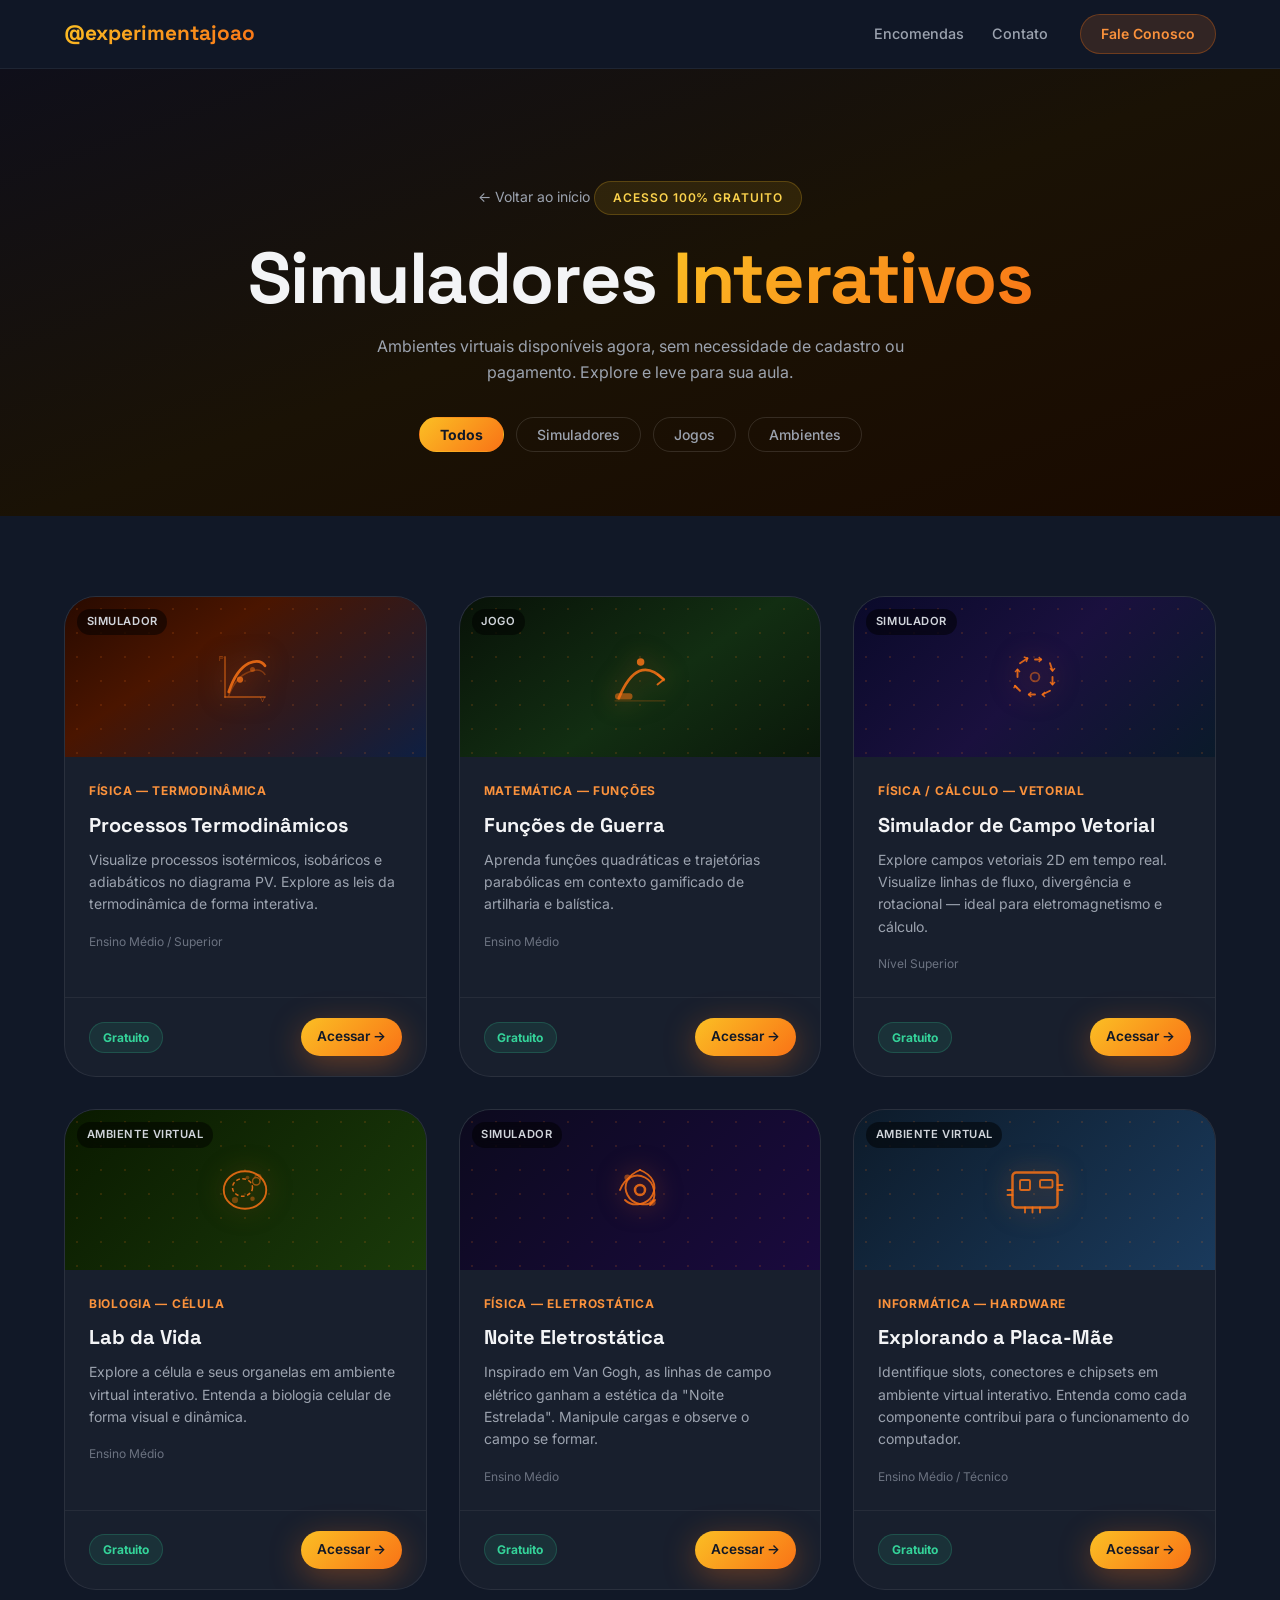
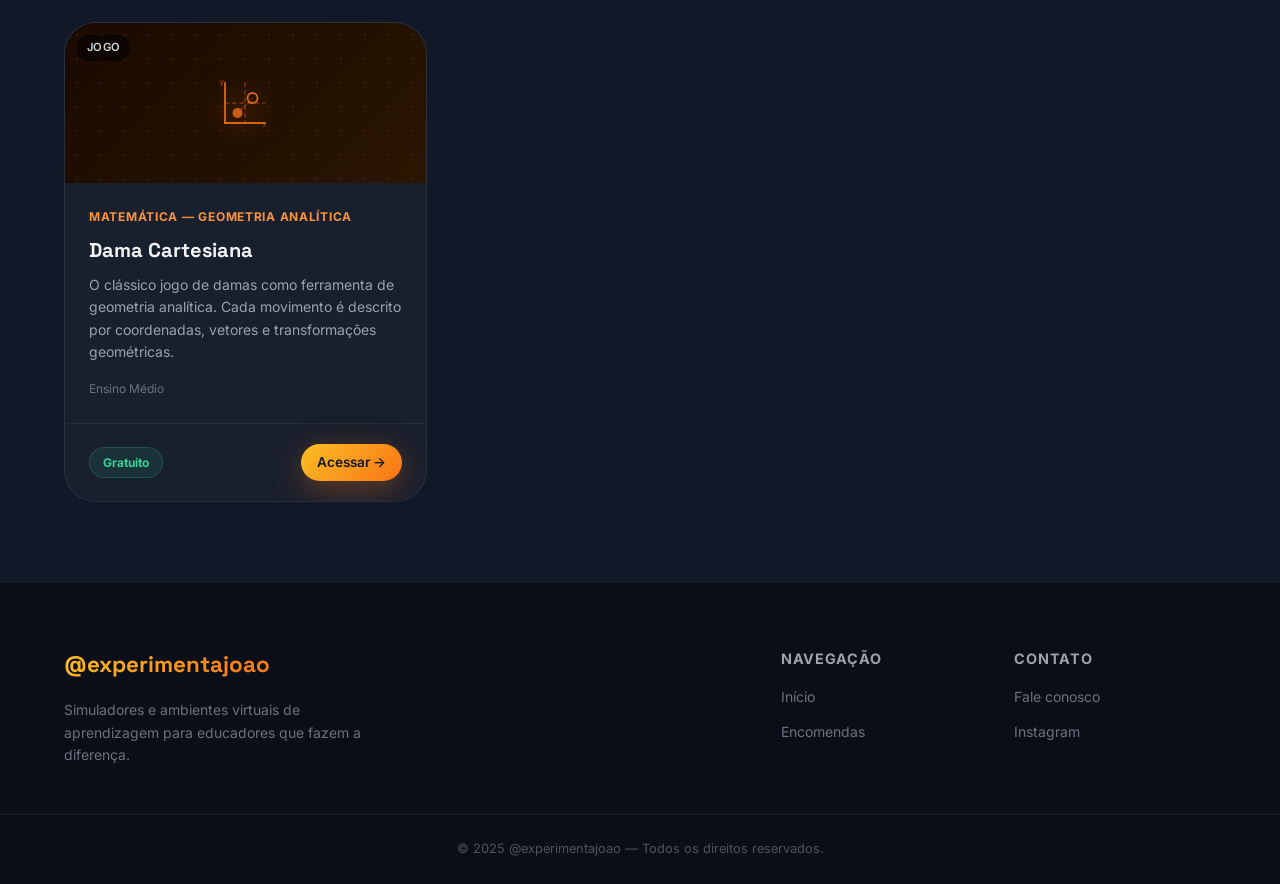
<file: produtos.html>
<!DOCTYPE html>
<html lang="pt-BR">
<head>
  <meta charset="UTF-8" />
  <meta name="viewport" content="width=device-width, initial-scale=1.0" />
  <title>Simuladores — @experimentajoao</title>
  <meta name="description" content="Simuladores interativos e ambientes virtuais de aprendizagem gratuitos do @experimentajoao. Física, Matemática, Biologia e Informática." />
  <link rel="preconnect" href="https://fonts.googleapis.com" />
  <link rel="preconnect" href="https://fonts.gstatic.com" crossorigin />
  <link href="https://fonts.googleapis.com/css2?family=Inter:wght@400;500;600;700;800;900&family=Space+Grotesk:wght@400;500;600;700&display=swap" rel="stylesheet" />
  <link rel="stylesheet" href="styles.css" />
</head>
<body>

  <!-- NAVBAR -->
  <header class="navbar">
    <div class="container navbar__inner">
      <a href="index.html" class="navbar__logo">@experimentajoao</a>
      <nav class="navbar__links">
        <a href="index.html#encomendas">Encomendas</a>
        <a href="index.html#contato">Contato</a>
      </nav>
      <a href="index.html#contato" class="btn btn--nav">Fale Conosco</a>
    </div>
  </header>

  <!-- HEADER DA PÁGINA -->
  <section class="products-hero">
    <div class="hero__bg-shape hero__bg-shape--1"></div>
    <div class="container products-hero__inner">
      <a href="index.html" class="back-link">← Voltar ao início</a>
      <span class="hero__badge">Acesso 100% Gratuito</span>
      <h1>Simuladores <span class="highlight">Interativos</span></h1>
      <p>Ambientes virtuais disponíveis agora, sem necessidade de cadastro ou pagamento. Explore e leve para sua aula.</p>
      <div class="products-filter">
        <button class="filter-btn filter-btn--active" data-filter="all">Todos</button>
        <button class="filter-btn" data-filter="simulador">Simuladores</button>
        <button class="filter-btn" data-filter="jogo">Jogos</button>
        <button class="filter-btn" data-filter="ambiente">Ambientes</button>
      </div>
    </div>
  </section>

  <!-- GRADE DE SIMULADORES -->
  <section class="products-grid-section">
    <div class="container">
      <div class="products-grid" id="products-grid">

        <!-- 1. Processos Termodinâmicos -->
        <article class="product-card" data-category="simulador">
          <div class="product-card__thumb product-card__thumb--thermo">
            <div class="order-card__dots"></div>
            <div class="product-card__icon">
              <svg viewBox="0 0 48 48" fill="none" xmlns="http://www.w3.org/2000/svg">
                <line x1="8" y1="40" x2="40" y2="40" stroke="currentColor" stroke-width="1.5" stroke-linecap="round" opacity="0.55"/>
                <line x1="8" y1="8" x2="8" y2="40" stroke="currentColor" stroke-width="1.5" stroke-linecap="round" opacity="0.55"/>
                <path d="M11 36 C14 27 19 17 27 13 C34 10 38 12 40 15" stroke="currentColor" stroke-width="2.2" stroke-linecap="round" fill="none"/>
                <path d="M11 39 C14 31 19 23 27 20 C34 17 38 19 40 22" stroke="currentColor" stroke-width="1.2" stroke-linecap="round" fill="none" opacity="0.4"/>
                <circle cx="20" cy="26" r="2.5" fill="currentColor" opacity="0.9"/>
                <circle cx="30" cy="18" r="2" fill="currentColor" opacity="0.55"/>
                <text x="36" y="44" font-size="6" fill="currentColor" opacity="0.55" font-family="sans-serif">V</text>
                <text x="3" y="11" font-size="6" fill="currentColor" opacity="0.55" font-family="sans-serif">P</text>
              </svg>
            </div>
            <span class="product-card__type">Simulador</span>
          </div>
          <div class="product-card__body">
            <span class="product-card__subject">Física — Termodinâmica</span>
            <h3>Processos Termodinâmicos</h3>
            <p>Visualize processos isotérmicos, isobáricos e adiabáticos no diagrama PV. Explore as leis da termodinâmica de forma interativa.</p>
            <div class="product-card__meta">
              <span>Ensino Médio / Superior</span>
            </div>
          </div>
          <div class="product-card__footer">
            <span class="badge-free">Gratuito</span>
            <a href="https://experimentajoao.github.io/Processos-termodin-micos-/" target="_blank" rel="noopener" class="btn btn--primary btn--sm">Acessar →</a>
          </div>
        </article>

        <!-- 2. Funções de Guerra -->
        <article class="product-card" data-category="jogo">
          <div class="product-card__thumb product-card__thumb--war">
            <div class="order-card__dots"></div>
            <div class="product-card__icon">
              <svg viewBox="0 0 48 48" fill="none" xmlns="http://www.w3.org/2000/svg">
                <path d="M7 41 Q22 5 43 26" stroke="currentColor" stroke-width="2.2" stroke-linecap="round" fill="none"/>
                <circle cx="24.5" cy="12" r="3" fill="currentColor"/>
                <path d="M38 22 L43 26 L38 30" stroke="currentColor" stroke-width="1.5" stroke-linecap="round" stroke-linejoin="round" fill="none"/>
                <rect x="4" y="37" width="14" height="5" rx="2.5" fill="currentColor" opacity="0.65"/>
                <line x1="4" y1="43" x2="44" y2="43" stroke="currentColor" stroke-width="1" opacity="0.3" stroke-linecap="round"/>
              </svg>
            </div>
            <span class="product-card__type">Jogo</span>
          </div>
          <div class="product-card__body">
            <span class="product-card__subject">Matemática — Funções</span>
            <h3>Funções de Guerra</h3>
            <p>Aprenda funções quadráticas e trajetórias parabólicas em contexto gamificado de artilharia e balística.</p>
            <div class="product-card__meta">
              <span>Ensino Médio</span>
            </div>
          </div>
          <div class="product-card__footer">
            <span class="badge-free">Gratuito</span>
            <a href="https://experimentajoao.github.io/Funcoesdeguerra/" target="_blank" rel="noopener" class="btn btn--primary btn--sm">Acessar →</a>
          </div>
        </article>

        <!-- 3. Campo Vetorial -->
        <article class="product-card" data-category="simulador">
          <div class="product-card__thumb product-card__thumb--vector">
            <div class="order-card__dots"></div>
            <div class="product-card__icon">
              <svg viewBox="0 0 48 48" fill="none" xmlns="http://www.w3.org/2000/svg">
                <line x1="12" y1="13" x2="18" y2="9" stroke="currentColor" stroke-width="1.5" stroke-linecap="round"/>
                <polyline points="15,8 18,9 17,12" stroke="currentColor" stroke-width="1.2" stroke-linejoin="round" fill="none"/>
                <line x1="24" y1="10" x2="29" y2="10" stroke="currentColor" stroke-width="1.5" stroke-linecap="round"/>
                <polyline points="27,8 29,10 27,12" stroke="currentColor" stroke-width="1.2" stroke-linejoin="round" fill="none"/>
                <line x1="36" y1="13" x2="38" y2="19" stroke="currentColor" stroke-width="1.5" stroke-linecap="round"/>
                <polyline points="36,17 38,19 40,17" stroke="currentColor" stroke-width="1.2" stroke-linejoin="round" fill="none"/>
                <line x1="10" y1="24" x2="10" y2="18" stroke="currentColor" stroke-width="1.5" stroke-linecap="round"/>
                <polyline points="8,20 10,18 12,20" stroke="currentColor" stroke-width="1.2" stroke-linejoin="round" fill="none"/>
                <circle cx="24" cy="24" r="3.5" stroke="currentColor" stroke-width="1.5" opacity="0.6"/>
                <line x1="38" y1="24" x2="38" y2="30" stroke="currentColor" stroke-width="1.5" stroke-linecap="round"/>
                <polyline points="36,28 38,30 40,28" stroke="currentColor" stroke-width="1.2" stroke-linejoin="round" fill="none"/>
                <line x1="12" y1="35" x2="8" y2="31" stroke="currentColor" stroke-width="1.5" stroke-linecap="round"/>
                <polyline points="7,33 8,31 10,33" stroke="currentColor" stroke-width="1.2" stroke-linejoin="round" fill="none"/>
                <line x1="24" y1="38" x2="19" y2="38" stroke="currentColor" stroke-width="1.5" stroke-linecap="round"/>
                <polyline points="21,36 19,38 21,40" stroke="currentColor" stroke-width="1.2" stroke-linejoin="round" fill="none"/>
                <line x1="36" y1="35" x2="30" y2="38" stroke="currentColor" stroke-width="1.5" stroke-linecap="round"/>
                <polyline points="32,36 30,38 32,40" stroke="currentColor" stroke-width="1.2" stroke-linejoin="round" fill="none"/>
              </svg>
            </div>
            <span class="product-card__type">Simulador</span>
          </div>
          <div class="product-card__body">
            <span class="product-card__subject">Física / Cálculo — Vetorial</span>
            <h3>Simulador de Campo Vetorial</h3>
            <p>Explore campos vetoriais 2D em tempo real. Visualize linhas de fluxo, divergência e rotacional — ideal para eletromagnetismo e cálculo.</p>
            <div class="product-card__meta">
              <span>Nível Superior</span>
            </div>
          </div>
          <div class="product-card__footer">
            <span class="badge-free">Gratuito</span>
            <a href="https://experimentajoao.github.io/Vetorial/" target="_blank" rel="noopener" class="btn btn--primary btn--sm">Acessar →</a>
          </div>
        </article>

        <!-- 4. Lab da Vida -->
        <article class="product-card" data-category="ambiente">
          <div class="product-card__thumb product-card__thumb--bio">
            <div class="order-card__dots"></div>
            <div class="product-card__icon">
              <svg viewBox="0 0 48 48" fill="none" xmlns="http://www.w3.org/2000/svg">
                <ellipse cx="24" cy="24" rx="17" ry="15" stroke="currentColor" stroke-width="1.5"/>
                <ellipse cx="22" cy="22" rx="8" ry="7" stroke="currentColor" stroke-width="1.2" stroke-dasharray="3 2"/>
                <circle cx="33" cy="17" r="3" stroke="currentColor" stroke-width="1.1" opacity="0.65"/>
                <path d="M32 13 C35 10 38 12 36 16" stroke="currentColor" stroke-width="1" stroke-linecap="round" opacity="0.5"/>
                <circle cx="16" cy="32" r="2.5" fill="currentColor" opacity="0.45"/>
                <circle cx="30" cy="31" r="1.8" fill="currentColor" opacity="0.5"/>
                <circle cx="26" cy="14" r="1.5" fill="currentColor" opacity="0.4"/>
              </svg>
            </div>
            <span class="product-card__type">Ambiente Virtual</span>
          </div>
          <div class="product-card__body">
            <span class="product-card__subject">Biologia — Célula</span>
            <h3>Lab da Vida</h3>
            <p>Explore a célula e seus organelas em ambiente virtual interativo. Entenda a biologia celular de forma visual e dinâmica.</p>
            <div class="product-card__meta">
              <span>Ensino Médio</span>
            </div>
          </div>
          <div class="product-card__footer">
            <span class="badge-free">Gratuito</span>
            <a href="https://experimentajoao.github.io/Labdavida/" target="_blank" rel="noopener" class="btn btn--primary btn--sm">Acessar →</a>
          </div>
        </article>

        <!-- 5. Noite Eletrostática -->
        <article class="product-card" data-category="simulador">
          <div class="product-card__thumb product-card__thumb--physics">
            <div class="order-card__dots"></div>
            <div class="product-card__icon">
              <svg viewBox="0 0 48 48" fill="none" xmlns="http://www.w3.org/2000/svg">
                <circle cx="24" cy="24" r="4" stroke="currentColor" stroke-width="2"/>
                <path d="M24 8 C14 12 10 20 14 28 C18 36 30 38 36 32" stroke="currentColor" stroke-width="1.5" stroke-linecap="round" fill="none"/>
                <path d="M24 8 C34 12 38 20 34 28 C30 36 18 38 12 32" stroke="currentColor" stroke-width="1.5" stroke-linecap="round" fill="none"/>
                <path d="M8 24 C12 14 20 10 28 14 C36 18 38 30 32 36" stroke="currentColor" stroke-width="1.5" stroke-linecap="round" fill="none"/>
                <circle cx="14" cy="14" r="2.5" fill="currentColor" opacity="0.6"/>
                <circle cx="34" cy="34" r="2.5" fill="currentColor" opacity="0.6"/>
              </svg>
            </div>
            <span class="product-card__type">Simulador</span>
          </div>
          <div class="product-card__body">
            <span class="product-card__subject">Física — Eletrostática</span>
            <h3>Noite Eletrostática</h3>
            <p>Inspirado em Van Gogh, as linhas de campo elétrico ganham a estética da "Noite Estrelada". Manipule cargas e observe o campo se formar.</p>
            <div class="product-card__meta">
              <span>Ensino Médio</span>
            </div>
          </div>
          <div class="product-card__footer">
            <span class="badge-free">Gratuito</span>
            <a href="https://experimentajoao.github.io/Noite-eletrost-tica-/" target="_blank" rel="noopener" class="btn btn--primary btn--sm">Acessar →</a>
          </div>
        </article>

        <!-- 6. Placa-Mãe -->
        <article class="product-card" data-category="ambiente">
          <div class="product-card__thumb product-card__thumb--hardware">
            <div class="order-card__dots"></div>
            <div class="product-card__icon">
              <svg viewBox="0 0 48 48" fill="none" xmlns="http://www.w3.org/2000/svg">
                <rect x="6" y="10" width="36" height="28" rx="3" stroke="currentColor" stroke-width="2"/>
                <rect x="12" y="16" width="8" height="8" rx="1" stroke="currentColor" stroke-width="1.5"/>
                <rect x="28" y="16" width="10" height="6" rx="1" stroke="currentColor" stroke-width="1.5"/>
                <line x1="6" y1="24" x2="2" y2="24" stroke="currentColor" stroke-width="1.5" stroke-linecap="round"/>
                <line x1="6" y1="28" x2="2" y2="28" stroke="currentColor" stroke-width="1.5" stroke-linecap="round"/>
                <line x1="42" y1="20" x2="46" y2="20" stroke="currentColor" stroke-width="1.5" stroke-linecap="round"/>
                <line x1="42" y1="24" x2="46" y2="24" stroke="currentColor" stroke-width="1.5" stroke-linecap="round"/>
                <line x1="16" y1="38" x2="16" y2="42" stroke="currentColor" stroke-width="1.5" stroke-linecap="round"/>
                <line x1="22" y1="38" x2="22" y2="42" stroke="currentColor" stroke-width="1.5" stroke-linecap="round"/>
                <line x1="28" y1="38" x2="28" y2="42" stroke="currentColor" stroke-width="1.5" stroke-linecap="round"/>
              </svg>
            </div>
            <span class="product-card__type">Ambiente Virtual</span>
          </div>
          <div class="product-card__body">
            <span class="product-card__subject">Informática — Hardware</span>
            <h3>Explorando a Placa-Mãe</h3>
            <p>Identifique slots, conectores e chipsets em ambiente virtual interativo. Entenda como cada componente contribui para o funcionamento do computador.</p>
            <div class="product-card__meta">
              <span>Ensino Médio / Técnico</span>
            </div>
          </div>
          <div class="product-card__footer">
            <span class="badge-free">Gratuito</span>
            <a href="https://experimentajoao.github.io/Placa-m-e/" target="_blank" rel="noopener" class="btn btn--primary btn--sm">Acessar →</a>
          </div>
        </article>

        <!-- 7. Dama Cartesiana -->
        <article class="product-card" data-category="jogo">
          <div class="product-card__thumb product-card__thumb--math">
            <div class="order-card__dots"></div>
            <div class="product-card__icon">
              <svg viewBox="0 0 48 48" fill="none" xmlns="http://www.w3.org/2000/svg">
                <line x1="8" y1="40" x2="40" y2="40" stroke="currentColor" stroke-width="1.5" stroke-linecap="round"/>
                <line x1="8" y1="8" x2="8" y2="40" stroke="currentColor" stroke-width="1.5" stroke-linecap="round"/>
                <line x1="8" y1="24" x2="40" y2="24" stroke="currentColor" stroke-width="1" stroke-dasharray="3 3" stroke-linecap="round" opacity="0.5"/>
                <line x1="24" y1="8" x2="24" y2="40" stroke="currentColor" stroke-width="1" stroke-dasharray="3 3" stroke-linecap="round" opacity="0.5"/>
                <circle cx="18" cy="32" r="4" fill="currentColor" opacity="0.9"/>
                <circle cx="30" cy="20" r="4" stroke="currentColor" stroke-width="1.5"/>
                <path d="M18 32 L30 20" stroke="currentColor" stroke-width="1" stroke-dasharray="2 2" opacity="0.6"/>
                <text x="38" y="43" font-size="6" fill="currentColor" opacity="0.7" font-family="sans-serif">x</text>
                <text x="4" y="9" font-size="6" fill="currentColor" opacity="0.7" font-family="sans-serif">y</text>
              </svg>
            </div>
            <span class="product-card__type">Jogo</span>
          </div>
          <div class="product-card__body">
            <span class="product-card__subject">Matemática — Geometria Analítica</span>
            <h3>Dama Cartesiana</h3>
            <p>O clássico jogo de damas como ferramenta de geometria analítica. Cada movimento é descrito por coordenadas, vetores e transformações geométricas.</p>
            <div class="product-card__meta">
              <span>Ensino Médio</span>
            </div>
          </div>
          <div class="product-card__footer">
            <span class="badge-free">Gratuito</span>
            <a href="https://experimentajoao.github.io/Damacartesiana/" target="_blank" rel="noopener" class="btn btn--primary btn--sm">Acessar →</a>
          </div>
        </article>

      </div>
    </div>
  </section>

  <!-- FOOTER -->
  <footer class="footer">
    <div class="container footer__inner">
      <div class="footer__brand">
        <a href="index.html" class="navbar__logo">@experimentajoao</a>
        <p>Simuladores e ambientes virtuais de aprendizagem para educadores que fazem a diferença.</p>
      </div>
      <div class="footer__links">
        <div class="footer__col">
          <h5>Navegação</h5>
          <a href="index.html">Início</a>
          <a href="index.html#encomendas">Encomendas</a>
        </div>
        <div class="footer__col">
          <h5>Contato</h5>
          <a href="index.html#contato">Fale conosco</a>
          <a href="https://instagram.com/experimentajoao" target="_blank" rel="noopener">Instagram</a>
        </div>
      </div>
    </div>
    <div class="footer__bottom">
      <p>© 2025 @experimentajoao — Todos os direitos reservados.</p>
    </div>
  </footer>

  <script src="main.js"></script>
</body>
</html>
</file>
<file: styles.css>
/* ================================================
   @experimentajoao — Design System
   Identidade visual: Amarelo & Laranja
   ================================================ */

:root {
  /* Brand Colors */
  --yellow-50:  #fffbeb;
  --yellow-100: #fef3c7;
  --yellow-300: #fcd34d;
  --yellow-400: #fbbf24;
  --yellow-500: #f59e0b;
  --yellow-600: #d97706;

  --orange-400: #fb923c;
  --orange-500: #f97316;
  --orange-600: #ea580c;
  --orange-700: #c2410c;

  /* Neutral */
  --gray-50:  #f9fafb;
  --gray-100: #f3f4f6;
  --gray-200: #e5e7eb;
  --gray-300: #d1d5db;
  --gray-400: #9ca3af;
  --gray-500: #6b7280;
  --gray-600: #4b5563;
  --gray-700: #374151;
  --gray-800: #1f2937;
  --gray-900: #111827;

  /* Brand Gradient */
  --gradient-brand: linear-gradient(135deg, var(--yellow-400) 0%, var(--orange-500) 100%);
  --gradient-brand-hover: linear-gradient(135deg, var(--yellow-500) 0%, var(--orange-600) 100%);
  --gradient-dark: linear-gradient(135deg, #1a1a2e 0%, #16213e 100%);
  --gradient-hero: linear-gradient(160deg, #0f0f1a 0%, #1a1205 50%, #1a0a00 100%);

  /* Typography */
  --font-sans: 'Inter', system-ui, -apple-system, sans-serif;
  --font-display: 'Space Grotesk', var(--font-sans);

  /* Spacing */
  --section-py: 5rem;
  --container-max: 1200px;

  /* Border Radius */
  --radius-sm: 0.5rem;
  --radius-md: 1rem;
  --radius-lg: 1.5rem;
  --radius-xl: 2rem;
  --radius-full: 9999px;

  /* Shadows */
  --shadow-sm: 0 1px 2px rgba(0,0,0,.05);
  --shadow-md: 0 4px 16px rgba(0,0,0,.12);
  --shadow-lg: 0 8px 32px rgba(0,0,0,.2);
  --shadow-brand: 0 8px 32px rgba(249,115,22,.35);
  --shadow-brand-hover: 0 12px 48px rgba(249,115,22,.5);
}

/* ---- Reset & Base ---- */
*, *::before, *::after { box-sizing: border-box; margin: 0; padding: 0; }

html { scroll-behavior: smooth; }

body {
  font-family: var(--font-sans);
  background: var(--gray-900);
  color: var(--gray-100);
  line-height: 1.6;
  overflow-x: hidden;
}

a { color: inherit; text-decoration: none; }
ul { list-style: none; }
img { max-width: 100%; display: block; }
button { cursor: pointer; font-family: inherit; }

.container {
  width: 100%;
  max-width: var(--container-max);
  margin: 0 auto;
  padding: 0 1.5rem;
}

/* ---- Typography ---- */
h1 { font-family: var(--font-display); font-size: clamp(2.5rem, 6vw, 4.5rem); font-weight: 800; line-height: 1.1; letter-spacing: -0.02em; }
h2 { font-family: var(--font-display); font-size: clamp(1.75rem, 4vw, 2.75rem); font-weight: 700; line-height: 1.2; letter-spacing: -0.01em; }
h3 { font-family: var(--font-display); font-size: 1.25rem; font-weight: 700; }
h4 { font-family: var(--font-display); font-size: 1.1rem; font-weight: 600; }
h5 { font-size: 0.9rem; font-weight: 700; text-transform: uppercase; letter-spacing: 0.05em; color: var(--gray-400); }

.highlight {
  background: var(--gradient-brand);
  -webkit-background-clip: text;
  -webkit-text-fill-color: transparent;
  background-clip: text;
}

/* ---- Section Header ---- */
.section-header {
  text-align: center;
  max-width: 640px;
  margin: 0 auto 3.5rem;
}
.section-header p { color: var(--gray-400); margin-top: 0.75rem; font-size: 1.05rem; }

.section-badge {
  display: inline-block;
  padding: 0.35rem 1rem;
  background: rgba(249,115,22,.15);
  border: 1px solid rgba(249,115,22,.3);
  border-radius: var(--radius-full);
  font-size: 0.8rem;
  font-weight: 600;
  color: var(--orange-400);
  letter-spacing: 0.05em;
  text-transform: uppercase;
  margin-bottom: 1rem;
}

/* ================================================
   BUTTONS
   ================================================ */
.btn {
  display: inline-flex;
  align-items: center;
  justify-content: center;
  gap: 0.5rem;
  padding: 0.75rem 1.5rem;
  border-radius: var(--radius-full);
  font-size: 0.95rem;
  font-weight: 600;
  border: none;
  transition: all 0.25s ease;
  cursor: pointer;
  white-space: nowrap;
}

.btn--primary {
  background: var(--gradient-brand);
  color: var(--gray-900);
  box-shadow: var(--shadow-brand);
}
.btn--primary:hover {
  background: var(--gradient-brand-hover);
  box-shadow: var(--shadow-brand-hover);
  transform: translateY(-2px);
}

.btn--outline {
  background: transparent;
  color: var(--gray-100);
  border: 2px solid rgba(255,255,255,.2);
}
.btn--outline:hover {
  border-color: var(--orange-400);
  color: var(--orange-400);
  transform: translateY(-2px);
}

.btn--nav {
  background: rgba(249,115,22,.15);
  border: 1px solid rgba(249,115,22,.3);
  color: var(--orange-400);
  padding: 0.5rem 1.25rem;
  font-size: 0.875rem;
}
.btn--nav:hover {
  background: rgba(249,115,22,.25);
  border-color: var(--orange-400);
}

.btn--xl { padding: 1.1rem 2rem; font-size: 1.1rem; }
.btn--lg { padding: 0.9rem 1.75rem; font-size: 1rem; }
.btn--sm { padding: 0.5rem 1rem; font-size: 0.85rem; }
.btn--full { width: 100%; }

/* Big CTA Button */
.btn--cta-big {
  display: flex;
  flex-direction: column;
  align-items: center;
  gap: 0.35rem;
  padding: 1.5rem 3rem;
  background: var(--gradient-brand);
  color: var(--gray-900);
  border-radius: var(--radius-xl);
  font-size: 1.3rem;
  font-weight: 800;
  box-shadow: var(--shadow-brand-hover), 0 0 0 0 rgba(249,115,22,0);
  transition: all 0.3s ease;
  animation: pulse-glow 2.5s infinite;
  text-align: center;
  min-width: 340px;
}
.btn--cta-big small {
  font-size: 0.8rem;
  font-weight: 500;
  opacity: 0.75;
}
.btn--cta-big:hover {
  transform: translateY(-4px) scale(1.02);
  box-shadow: var(--shadow-brand-hover), 0 0 50px rgba(249,115,22,.6);
  animation: none;
}

@keyframes pulse-glow {
  0%, 100% { box-shadow: var(--shadow-brand), 0 0 0 0 rgba(249,115,22,0.4); }
  50%       { box-shadow: var(--shadow-brand-hover), 0 0 30px rgba(249,115,22,0.5); }
}

.btn__icon { font-size: 1.2em; }
.btn__arrow { font-size: 1.1em; transition: transform 0.2s; }
.btn--primary:hover .btn__arrow { transform: translateX(4px); }

/* ================================================
   NAVBAR
   ================================================ */
.navbar {
  position: sticky;
  top: 0;
  z-index: 100;
  background: rgba(17,24,39,.85);
  backdrop-filter: blur(16px);
  border-bottom: 1px solid rgba(255,255,255,.06);
}
.navbar__inner {
  display: flex;
  align-items: center;
  gap: 2rem;
  height: 68px;
}
.navbar__logo {
  font-family: var(--font-display);
  font-size: 1.3rem;
  font-weight: 800;
  background: var(--gradient-brand);
  -webkit-background-clip: text;
  -webkit-text-fill-color: transparent;
  background-clip: text;
  flex-shrink: 0;
}
.navbar__links {
  display: flex;
  gap: 1.75rem;
  margin-left: auto;
}
.navbar__links a {
  font-size: 0.9rem;
  font-weight: 500;
  color: var(--gray-400);
  transition: color 0.2s;
}
.navbar__links a:hover { color: var(--gray-100); }

/* ================================================
   HERO
   ================================================ */
.hero {
  position: relative;
  min-height: 100vh;
  display: flex;
  align-items: center;
  justify-content: center;
  background: #06080f;
  overflow: hidden;
}

/* Canvas star background */
.hero__canvas {
  position: absolute;
  inset: 0;
  width: 100%;
  height: 100%;
  z-index: 0;
  display: block;
}

/* Radial glow overlay — ties starfield to brand */
.hero__overlay {
  position: absolute;
  inset: 0;
  z-index: 1;
  background:
    radial-gradient(ellipse 70% 55% at 50% 110%, rgba(249,115,22,.12) 0%, transparent 100%),
    radial-gradient(ellipse 40% 35% at 15% 10%, rgba(251,191,36,.06) 0%, transparent 100%),
    radial-gradient(ellipse 35% 30% at 85% 5%,  rgba(249,115,22,.05) 0%, transparent 100%);
  pointer-events: none;
}

/* Center content block */
.hero__content {
  position: relative;
  z-index: 2;
  text-align: center;
  max-width: 840px;
  padding: 9rem 1.5rem 7rem;
  width: 100%;
  margin: 0 auto;
}

.hero__badge {
  display: inline-block;
  padding: 0.4rem 1.1rem;
  background: rgba(251,191,36,.1);
  border: 1px solid rgba(251,191,36,.22);
  border-radius: var(--radius-full);
  font-size: 0.75rem;
  font-weight: 600;
  color: var(--yellow-300);
  letter-spacing: 0.08em;
  text-transform: uppercase;
  margin-bottom: 1.5rem;
}

.hero__title {
  color: #ffffff;
  margin-bottom: 1.5rem;
  font-size: clamp(2.8rem, 6.5vw, 5rem);
}

.hero__subtitle {
  font-size: 1.15rem;
  color: rgba(200,210,230,.65);
  max-width: 620px;
  margin: 0 auto 2.75rem;
  line-height: 1.75;
}

.hero__actions {
  display: flex;
  justify-content: center;
  flex-wrap: wrap;
  gap: 1rem;
  margin-bottom: 3.5rem;
}

.hero__stats {
  display: inline-flex;
  align-items: center;
  gap: 2rem;
  padding: 1rem 2rem;
  background: rgba(255,255,255,.04);
  border: 1px solid rgba(255,255,255,.08);
  border-radius: var(--radius-full);
  backdrop-filter: blur(8px);
}

.stat strong {
  display: block;
  font-family: var(--font-display);
  font-size: 1.35rem;
  font-weight: 800;
  background: var(--gradient-brand);
  -webkit-background-clip: text;
  -webkit-text-fill-color: transparent;
  background-clip: text;
}
.stat span { font-size: 0.75rem; color: var(--gray-500); }
.stat__divider {
  width: 1px; height: 2.25rem;
  background: rgba(255,255,255,.08);
}

/* Scroll indicator */
.hero__scroll-indicator {
  position: absolute;
  bottom: 2.25rem;
  left: 50%;
  transform: translateX(-50%);
  z-index: 2;
  display: flex;
  flex-direction: column;
  align-items: center;
  gap: 0.5rem;
}
.hero__scroll-indicator span {
  font-size: 0.7rem;
  letter-spacing: 0.12em;
  text-transform: uppercase;
  color: rgba(255,255,255,.25);
}
.scroll-line {
  width: 1px;
  height: 40px;
  background: linear-gradient(to bottom, rgba(249,115,22,.6), transparent);
  animation: scroll-pulse 2s ease-in-out infinite;
}
@keyframes scroll-pulse {
  0%, 100% { opacity: 0.3; transform: scaleY(1); }
  50%       { opacity: 1;   transform: scaleY(1.15); }
}
@keyframes float {
  0%, 100% { transform: translateY(0); }
  50%       { transform: translateY(-12px); }
}

/* ================================================
   CTA FREE SECTION
   ================================================ */
.cta-free {
  background: linear-gradient(135deg, rgba(251,191,36,.08) 0%, rgba(249,115,22,.08) 100%);
  border-top: 1px solid rgba(249,115,22,.15);
  border-bottom: 1px solid rgba(249,115,22,.15);
  padding: 5rem 0;
}
.cta-free__inner {
  display: flex;
  align-items: center;
  justify-content: space-between;
  gap: 3rem;
  flex-wrap: wrap;
}
.cta-free__text h2 { margin-bottom: 0.75rem; }
.cta-free__text p { color: var(--gray-400); max-width: 480px; }

/* ================================================
   COMPARE SECTION
   ================================================ */
.compare {
  padding: var(--section-py) 0;
}
.compare__grid {
  display: grid;
  grid-template-columns: 1fr 1fr;
  gap: 2rem;
  max-width: 860px;
  margin: 0 auto;
}
.compare__card {
  position: relative;
  border-radius: var(--radius-xl);
  padding: 2.5rem;
  border: 1px solid rgba(255,255,255,.08);
  background: rgba(255,255,255,.03);
  transition: transform 0.3s, box-shadow 0.3s;
}
.compare__card:hover { transform: translateY(-6px); }
.compare__card--free:hover { box-shadow: var(--shadow-md); }
.compare__card--premium {
  border-color: rgba(249,115,22,.4);
  background: linear-gradient(160deg, rgba(249,115,22,.08) 0%, rgba(251,191,36,.04) 100%);
}
.compare__card--premium:hover { box-shadow: var(--shadow-brand); }
.compare__badge-popular {
  position: absolute;
  top: -14px;
  left: 50%;
  transform: translateX(-50%);
  background: var(--gradient-brand);
  color: var(--gray-900);
  font-size: 0.75rem;
  font-weight: 700;
  padding: 0.35rem 1rem;
  border-radius: var(--radius-full);
  white-space: nowrap;
}
.compare__card-header { margin-bottom: 2rem; }
.compare__card-header h3 { margin: 0.5rem 0 0.5rem; }
.compare__card-header p { color: var(--gray-400); font-size: 0.9rem; }
.plan-tag {
  display: inline-block;
  padding: 0.25rem 0.75rem;
  border-radius: var(--radius-full);
  font-size: 0.75rem;
  font-weight: 700;
  text-transform: uppercase;
  letter-spacing: 0.05em;
}
.plan-tag--free { background: rgba(255,255,255,.1); color: var(--gray-300); }
.plan-tag--premium { background: var(--gradient-brand); color: var(--gray-900); }

/* Feature list */
.feature-list { margin-bottom: 2rem; display: flex; flex-direction: column; gap: 0.75rem; }
.feature-list__item {
  display: flex;
  align-items: center;
  gap: 0.75rem;
  font-size: 0.9rem;
  padding: 0.5rem 0;
  border-bottom: 1px solid rgba(255,255,255,.04);
}
.feature-list__item::before {
  content: '';
  display: inline-block;
  width: 20px; height: 20px;
  border-radius: 50%;
  flex-shrink: 0;
  background-size: contain;
  background-repeat: no-repeat;
  background-position: center;
}
.feature-list__item--yes::before {
  content: '✓';
  display: flex;
  align-items: center;
  justify-content: center;
  background: rgba(249,115,22,.2);
  color: var(--orange-400);
  font-size: 0.7rem;
  font-weight: 700;
}
.feature-list__item--yes { color: var(--gray-200); }
.feature-list__item--no::before {
  content: '✕';
  display: flex;
  align-items: center;
  justify-content: center;
  background: rgba(255,255,255,.06);
  color: var(--gray-600);
  font-size: 0.65rem;
}
.feature-list__item--no { color: var(--gray-600); }

/* ================================================
   HOW IT WORKS
   ================================================ */
.how-it-works {
  padding: var(--section-py) 0;
  background: rgba(255,255,255,.01);
  border-top: 1px solid rgba(255,255,255,.05);
}
.hiw-grid {
  display: grid;
  grid-template-columns: repeat(3, 1fr);
  gap: 2rem;
}
.hiw-item {
  padding: 2rem;
  border-radius: var(--radius-lg);
  border: 1px solid rgba(255,255,255,.07);
  background: rgba(255,255,255,.02);
  transition: border-color 0.3s, transform 0.3s;
}
.hiw-item:hover {
  border-color: rgba(249,115,22,.3);
  transform: translateY(-4px);
}
.hiw-icon {
  font-size: 2.25rem;
  margin-bottom: 1rem;
}
.hiw-item h4 { margin-bottom: 0.5rem; }
.hiw-item p { color: var(--gray-400); font-size: 0.9rem; line-height: 1.65; }

/* ================================================
   ORDERS / ENCOMENDAS
   ================================================ */
.orders {
  padding: var(--section-py) 0;
}
.orders__grid {
  display: grid;
  grid-template-columns: repeat(3, 1fr);
  gap: 2rem;
  margin-bottom: 3rem;
}
.orders__examples-note {
  margin-top: 0.75rem;
  font-size: 0.95rem;
  color: var(--orange-400);
  opacity: 0.9;
}
.order-card {
  border-radius: var(--radius-xl);
  overflow: hidden;
  border: 1px solid rgba(255,255,255,.08);
  background: rgba(255,255,255,.03);
  transition: transform 0.3s, box-shadow 0.3s, border-color 0.3s;
}
.order-card--link {
  display: block;
  text-decoration: none;
  color: inherit;
  cursor: pointer;
  position: relative;
}
.order-card--link:hover {
  transform: translateY(-8px);
  box-shadow: var(--shadow-brand);
  border-color: rgba(249,115,22,.3);
}
.order-card:hover {
  transform: translateY(-8px);
  box-shadow: var(--shadow-brand);
  border-color: rgba(249,115,22,.3);
}
.order-example-badge {
  display: inline-block;
  font-size: 0.7rem;
  font-weight: 700;
  text-transform: uppercase;
  letter-spacing: 0.08em;
  padding: 0.2rem 0.6rem;
  border-radius: var(--radius-full);
  background: rgba(249,115,22,.15);
  color: var(--orange-400);
  border: 1px solid rgba(249,115,22,.3);
  margin-bottom: 0.5rem;
  margin-right: 0.5rem;
}
.order-card__cta {
  display: inline-block;
  margin-top: 1rem;
  font-size: 0.85rem;
  font-weight: 600;
  color: var(--orange-400);
  transition: gap 0.2s;
}
.order-card--link:hover .order-card__cta { letter-spacing: 0.03em; }
.orders__wildcard {
  text-align: center;
  margin: 0 auto 2.5rem;
  max-width: 620px;
  padding: 1.5rem 2rem;
  border-radius: var(--radius-xl);
  background: rgba(249,115,22,.07);
  border: 1px dashed rgba(249,115,22,.3);
}
.orders__wildcard-icon { font-size: 2rem; margin-bottom: 0.5rem; }
.orders__wildcard p { color: var(--gray-400); font-size: 0.95rem; line-height: 1.7; }
.order-card__visual {
  position: relative;
  height: 180px;
  display: flex;
  align-items: center;
  justify-content: center;
  overflow: hidden;
}
.order-card__visual--motherboard {
  background: linear-gradient(135deg, #0d1b2a 0%, #1a3a5c 100%);
}
.order-card__visual--efield {
  background: linear-gradient(135deg, #0c0a1e 0%, #1a0a3e 50%, #0a1a10 100%);
}
.order-card__visual--checkers {
  background: linear-gradient(135deg, #1a0a00 0%, #2a1500 50%, #1a1a1a 100%);
}
.order-card__dots {
  position: absolute;
  inset: 0;
  background-image:
    radial-gradient(circle, rgba(249,115,22,.3) 1px, transparent 1px);
  background-size: 24px 24px;
  opacity: 0.5;
}
.order-card__icon {
  position: relative;
  z-index: 2;
  width: 72px;
  height: 72px;
  color: rgba(249,115,22,.85);
  filter: drop-shadow(0 0 16px rgba(249,115,22,.5));
  animation: float 4s ease-in-out infinite;
}
.order-card__icon svg { width: 100%; height: 100%; }

.hero__link {
  color: var(--orange-400);
  text-decoration: underline;
  text-decoration-color: rgba(249,115,22,.4);
  text-underline-offset: 3px;
  transition: text-decoration-color 0.2s;
}
.hero__link:hover { text-decoration-color: var(--orange-400); }
.order-card__body { padding: 1.75rem; }
.order-tag {
  display: inline-block;
  font-size: 0.75rem;
  font-weight: 600;
  text-transform: uppercase;
  letter-spacing: 0.06em;
  color: var(--orange-400);
  margin-bottom: 0.75rem;
}
.order-card__body h3 { margin-bottom: 0.75rem; }
.order-card__body p { color: var(--gray-400); font-size: 0.9rem; line-height: 1.65; margin-bottom: 1.25rem; }
.order-card__tags { display: flex; flex-wrap: wrap; gap: 0.5rem; }
.order-card__tags span {
  padding: 0.25rem 0.75rem;
  background: rgba(255,255,255,.06);
  border-radius: var(--radius-full);
  font-size: 0.75rem;
  color: var(--gray-400);
}
.orders__cta {
  text-align: center;
  display: flex;
  flex-direction: column;
  align-items: center;
  gap: 1.25rem;
}
.orders__cta p { color: var(--gray-400); font-size: 1.05rem; }

/* ================================================
   SOCIAL PROOF / PILLARS
   ================================================ */
.social-proof {
  padding: var(--section-py) 0;
  background: rgba(255,255,255,.01);
  border-top: 1px solid rgba(255,255,255,.05);
  border-bottom: 1px solid rgba(255,255,255,.05);
}
.pillars {
  display: grid;
  grid-template-columns: repeat(4, 1fr);
  gap: 2rem;
}
.pillar {
  text-align: center;
  padding: 2rem 1rem;
}
.pillar__icon { font-size: 2.5rem; margin-bottom: 1rem; }
.pillar h4 { margin-bottom: 0.5rem; }
.pillar p { color: var(--gray-400); font-size: 0.875rem; line-height: 1.6; }

/* ================================================
   CONTACT
   ================================================ */
.contact {
  padding: var(--section-py) 0;
}

.contact-cta {
  text-align: center;
  max-width: 600px;
  margin: 0 auto;
  display: flex;
  flex-direction: column;
  align-items: center;
  gap: 1.5rem;
}
.contact-cta h2 { margin: 0; }
.contact-cta > p { color: var(--gray-400); line-height: 1.7; }

/* WhatsApp button */
.btn--whatsapp {
  display: inline-flex;
  align-items: center;
  gap: 0.75rem;
  padding: 1.1rem 2.25rem;
  background: #25d366;
  color: #fff;
  border-radius: var(--radius-full);
  font-size: 1.1rem;
  font-weight: 700;
  border: none;
  box-shadow: 0 8px 32px rgba(37,211,102,.35);
  transition: all 0.25s ease;
}
.btn--whatsapp:hover {
  background: #1ebe5d;
  box-shadow: 0 12px 48px rgba(37,211,102,.5);
  transform: translateY(-3px);
}
.whatsapp-icon {
  width: 24px;
  height: 24px;
  flex-shrink: 0;
}

.contact-note {
  font-size: 0.85rem;
  color: var(--gray-500);
  margin: 0;
}
.contact-note a {
  color: var(--orange-400);
  transition: color 0.2s;
}
.contact-note a:hover { color: var(--yellow-400); }

/* ================================================
   SOBRE O CRIADOR
   ================================================ */
.about-creator {
  padding: var(--section-py) 0;
  background: linear-gradient(135deg, rgba(15,10,30,.85) 0%, rgba(30,15,50,.85) 100%);
  border-top: 1px solid rgba(255,255,255,.06);
}
.about-creator__inner {
  display: grid;
  grid-template-columns: 220px 1fr;
  gap: 3.5rem;
  align-items: center;
}
.about-creator__photo-wrap {
  width: 200px;
  height: 200px;
  border-radius: 50%;
  overflow: hidden;
  border: 3px solid var(--orange-400);
  box-shadow: 0 0 30px rgba(251,146,60,.3);
  flex-shrink: 0;
}
.about-creator__photo {
  width: 100%;
  height: 100%;
  object-fit: cover;
  object-position: 20% 5%;
  display: block;
}
.about-creator__label {
  font-size: 0.8rem;
  text-transform: uppercase;
  letter-spacing: .12em;
  color: var(--orange-400);
  margin-bottom: 0.5rem;
}
.about-creator__text h2 {
  font-size: clamp(1.4rem, 2.5vw, 2rem);
  margin-bottom: 1rem;
}
.about-creator__text p {
  color: var(--gray-400);
  font-size: 0.95rem;
  line-height: 1.75;
  margin-bottom: 0.75rem;
}
.about-creator__text p:last-child { margin-bottom: 0; }

.footer__brand-sub {
  font-size: 0.75em;
  opacity: 0.7;
  font-weight: 400;
}

@media (max-width: 768px) {
  .about-creator__inner {
    grid-template-columns: 1fr;
    text-align: center;
    gap: 2rem;
  }
  .about-creator__photo-wrap {
    margin: 0 auto;
  }
}

/* ================================================
   FOOTER
   ================================================ */
.footer {
  background: rgba(0,0,0,.4);
  border-top: 1px solid rgba(255,255,255,.06);
  padding: 4rem 0 0;
}
.footer__inner {
  display: grid;
  grid-template-columns: 1.5fr 1fr;
  gap: 4rem;
  padding-bottom: 3rem;
}
.footer__brand .navbar__logo {
  display: inline-block;
  margin-bottom: 1rem;
  font-size: 1.4rem;
}
.footer__brand p { color: var(--gray-500); font-size: 0.875rem; max-width: 300px; }
.footer__links { display: grid; grid-template-columns: repeat(2, 1fr); gap: 2rem; }
.footer__col { display: flex; flex-direction: column; gap: 0.75rem; }
.footer__col h5 { margin-bottom: 0.25rem; }
.footer__col a { font-size: 0.875rem; color: var(--gray-500); transition: color 0.2s; }
.footer__col a:hover { color: var(--orange-400); }
.footer__bottom {
  border-top: 1px solid rgba(255,255,255,.06);
  padding: 1.5rem 0;
  text-align: center;
}
.footer__bottom p { font-size: 0.8rem; color: var(--gray-600); }

/* ================================================
   PRODUCTS PAGE
   ================================================ */
.products-hero {
  position: relative;
  padding: 7rem 0 4rem;
  background: var(--gradient-hero);
  overflow: hidden;
  text-align: center;
}
.products-hero__inner { position: relative; z-index: 2; }
.back-link {
  display: inline-flex;
  align-items: center;
  gap: 0.5rem;
  color: var(--gray-400);
  font-size: 0.875rem;
  margin-bottom: 1.5rem;
  transition: color 0.2s;
}
.back-link:hover { color: var(--orange-400); }
.products-hero h1 { margin-bottom: 1rem; }
.products-hero p { color: var(--gray-400); max-width: 560px; margin: 0 auto 2rem; }

/* Filter buttons */
.products-filter {
  display: flex;
  justify-content: center;
  gap: 0.75rem;
  flex-wrap: wrap;
}
.filter-btn {
  padding: 0.5rem 1.25rem;
  border-radius: var(--radius-full);
  border: 1px solid rgba(255,255,255,.12);
  background: transparent;
  color: var(--gray-400);
  font-size: 0.875rem;
  font-weight: 500;
  transition: all 0.2s;
}
.filter-btn:hover { border-color: var(--orange-400); color: var(--orange-400); }
.filter-btn--active {
  background: var(--gradient-brand);
  border-color: transparent;
  color: var(--gray-900);
  font-weight: 700;
}

.products-grid-section { padding: var(--section-py) 0; }
.products-grid {
  display: grid;
  grid-template-columns: repeat(3, 1fr);
  gap: 2rem;
}

/* Product Cards */
.product-card {
  border-radius: var(--radius-xl);
  overflow: hidden;
  border: 1px solid rgba(255,255,255,.08);
  background: rgba(255,255,255,.03);
  display: flex;
  flex-direction: column;
  transition: transform 0.3s, box-shadow 0.3s, border-color 0.3s;
}
.product-card:hover {
  transform: translateY(-6px);
  box-shadow: var(--shadow-brand);
  border-color: rgba(249,115,22,.3);
}
.product-card__thumb {
  position: relative;
  height: 160px;
  display: flex;
  align-items: center;
  justify-content: center;
}
.product-card__thumb--physics   { background: linear-gradient(135deg, #0c0a1e, #1a0a3e); }
.product-card__thumb--math      { background: linear-gradient(135deg, #1a0a00, #2a1500); }
.product-card__thumb--hardware  { background: linear-gradient(135deg, #0d1b2a, #1a3a5c); }
.product-card__thumb--bio       { background: linear-gradient(135deg, #0a1a00, #1a3a0a); }
.product-card__thumb--chemistry { background: linear-gradient(135deg, #1a001a, #2a0a2a); }
.product-card__thumb--geo       { background: linear-gradient(135deg, #001a1a, #0a2a2a); }
.product-card__thumb--vector    { background: linear-gradient(135deg, #0a0a2a, #1a103e, #0a1a2a); }

.product-card__emoji { font-size: 3.5rem; filter: drop-shadow(0 0 16px rgba(249,115,22,.5)); }
.product-card__type {
  position: absolute;
  top: 0.75rem; left: 0.75rem;
  padding: 0.25rem 0.6rem;
  background: rgba(0,0,0,.5);
  backdrop-filter: blur(8px);
  border-radius: var(--radius-full);
  font-size: 0.7rem;
  font-weight: 600;
  color: var(--gray-300);
  text-transform: uppercase;
  letter-spacing: 0.05em;
}
.product-card__body { padding: 1.5rem; flex: 1; }
.product-card__subject {
  font-size: 0.75rem;
  font-weight: 700;
  color: var(--orange-400);
  text-transform: uppercase;
  letter-spacing: 0.06em;
  display: block;
  margin-bottom: 0.5rem;
}
.product-card__body h3 { margin-bottom: 0.5rem; }
.product-card__body p { color: var(--gray-400); font-size: 0.875rem; line-height: 1.6; margin-bottom: 1rem; }
.product-card__meta { display: flex; gap: 1rem; flex-wrap: wrap; }
.product-card__meta span { font-size: 0.75rem; color: var(--gray-500); }
.product-card__footer {
  padding: 1.25rem 1.5rem;
  border-top: 1px solid rgba(255,255,255,.06);
  display: flex;
  align-items: center;
  justify-content: space-between;
}

.badge-free {
  padding: 0.3rem 0.8rem;
  background: rgba(52,211,153,.1);
  border: 1px solid rgba(52,211,153,.2);
  border-radius: var(--radius-full);
  font-size: 0.75rem;
  font-weight: 700;
  color: #34d399;
}

/* Premium banner on products page */
.products-premium-banner { padding: 0 0 var(--section-py); }
.premium-banner {
  display: flex;
  align-items: center;
  justify-content: space-between;
  gap: 2rem;
  flex-wrap: wrap;
  padding: 3rem;
  border-radius: var(--radius-xl);
  background: linear-gradient(135deg, rgba(249,115,22,.12) 0%, rgba(251,191,36,.06) 100%);
  border: 1px solid rgba(249,115,22,.25);
}
.premium-banner h3 { font-size: 1.5rem; margin-bottom: 0.5rem; }
.premium-banner p { color: var(--gray-400); max-width: 520px; }

/* ================================================
   RESPONSIVE
   ================================================ */
@media (max-width: 1024px) {
  .orders__grid { grid-template-columns: 1fr; }
  .hiw-grid { grid-template-columns: repeat(2, 1fr); }
  .pillars { grid-template-columns: repeat(2, 1fr); }
  .products-grid { grid-template-columns: repeat(2, 1fr); }
}

@media (max-width: 768px) {
  :root { --section-py: 3.5rem; }
  .navbar__links { display: none; }
  .hero__content { padding: 7rem 1.5rem 4rem; }
  .hero__stats { flex-wrap: wrap; gap: 1rem; padding: 0.75rem 1.25rem; gap: 1.25rem; }
  .hero__scroll-indicator { display: none; }
  .compare__grid { grid-template-columns: 1fr; }
  .contact__inner { grid-template-columns: 1fr; gap: 3rem; }
  .footer__inner { grid-template-columns: 1fr; gap: 2rem; }
  .cta-free__inner { flex-direction: column; text-align: center; }
  .btn--cta-big { min-width: 280px; }
  .hiw-grid { grid-template-columns: 1fr; }
  .pillars { grid-template-columns: 1fr; }
  .products-grid { grid-template-columns: 1fr; }
  .premium-banner { flex-direction: column; text-align: center; }
}

@media (max-width: 480px) {
  .hero__content { padding: 6rem 1.25rem 4rem; }
  .hero__actions { flex-direction: column; }
  .hero__actions .btn { width: 100%; }
  .btn--cta-big { width: 100%; min-width: unset; }
}

/* ================================================
   SIMULATORS HUB
   ================================================ */
.simulators {
  padding: var(--section-py) 0;
}
.simulators__grid {
  display: grid;
  grid-template-columns: repeat(3, 1fr);
  gap: 2rem;
}

/* Simulator card */
.sim-card {
  border-radius: var(--radius-xl);
  overflow: hidden;
  border: 1px solid rgba(255,255,255,.08);
  background: rgba(255,255,255,.03);
  display: block;
  text-decoration: none;
  color: inherit;
  transition: transform 0.3s, box-shadow 0.3s, border-color 0.3s;
}
.sim-card:not(.sim-card--soon):hover {
  transform: translateY(-8px);
  box-shadow: var(--shadow-brand);
  border-color: rgba(249,115,22,.3);
}
.sim-card--soon {
  opacity: 0.4;
  pointer-events: none;
}

/* Simulator visual area */
.sim-visual {
  position: relative;
  height: 180px;
  display: flex;
  align-items: center;
  justify-content: center;
  overflow: hidden;
}

/* Visual backgrounds — one per simulator */
.sim-visual--thermo {
  background: linear-gradient(145deg, #280a00 0%, #4a1500 35%, #0e1f42 100%);
}
.sim-visual--war {
  background: linear-gradient(145deg, #081208 0%, #122e12 55%, #0a180a 100%);
}
.sim-visual--vector {
  background: linear-gradient(135deg, #080828 0%, #16103c 55%, #081828 100%);
}
.sim-visual--lab {
  background: linear-gradient(145deg, #031408 0%, #063d18 55%, #0a2010 100%);
}
.sim-visual--eletro {
  background: linear-gradient(135deg, #0c0a1e 0%, #1a0a3e 50%, #0a1a10 100%);
}
.sim-visual--mobo {
  background: linear-gradient(135deg, #0d1b2a 0%, #1a3a5c 100%);
}
.sim-visual--dama {
  background: linear-gradient(135deg, #1a0a00 0%, #2a1500 50%, #1a1a1a 100%);
}
.sim-visual--soon {
  background: linear-gradient(135deg, #111 0%, #1e1e1e 100%);
}

/* SVG icon inside visual */
.sim-icon {
  position: relative;
  z-index: 2;
  width: 72px;
  height: 72px;
  color: rgba(249,115,22,.85);
  filter: drop-shadow(0 0 16px rgba(249,115,22,.5));
  animation: float 4s ease-in-out infinite;
}
.sim-icon svg { width: 100%; height: 100%; }

/* "Em breve" placeholder icon */
.sim-soon-icon {
  position: relative;
  z-index: 2;
  font-size: 2.5rem;
  font-weight: 200;
  line-height: 1;
  color: rgba(255,255,255,.15);
  font-family: var(--font-display);
}

.sim-card__body { padding: 1.75rem; }
.sim-card__body h3 { margin-bottom: 0.75rem; margin-top: 0.5rem; }
.sim-card__body > p { color: var(--gray-400); font-size: 0.9rem; line-height: 1.65; margin-bottom: 1.25rem; }

/* Product card icon support (for produtos.html) */
.product-card__icon {
  position: relative;
  z-index: 2;
  width: 60px;
  height: 60px;
  color: rgba(249,115,22,.85);
  filter: drop-shadow(0 0 12px rgba(249,115,22,.5));
  animation: float 4s ease-in-out infinite;
}
.product-card__icon svg { width: 100%; height: 100%; }

/* New product thumb backgrounds */
.product-card__thumb--thermo {
  background: linear-gradient(145deg, #280a00 0%, #4a1500 35%, #0e1f42 100%);
}
.product-card__thumb--war {
  background: linear-gradient(145deg, #081208 0%, #122e12 55%, #0a180a 100%);
}

/* Responsive */
@media (max-width: 1024px) {
  .simulators__grid { grid-template-columns: repeat(2, 1fr); }
}
@media (max-width: 640px) {
  .simulators__grid { grid-template-columns: 1fr; }
}

/* ================================================
   SCROLL REVEAL ANIMATION
   ================================================ */
.reveal {
  opacity: 0;
  transform: translateY(28px);
  transition: opacity 0.6s ease, transform 0.6s ease;
}
.reveal.visible {
  opacity: 1;
  transform: translateY(0);
}
.reveal-delay-1 { transition-delay: 0.1s; }
.reveal-delay-2 { transition-delay: 0.2s; }
.reveal-delay-3 { transition-delay: 0.3s; }
.reveal-delay-4 { transition-delay: 0.4s; }
.reveal-delay-5 { transition-delay: 0.5s; }
</file>
